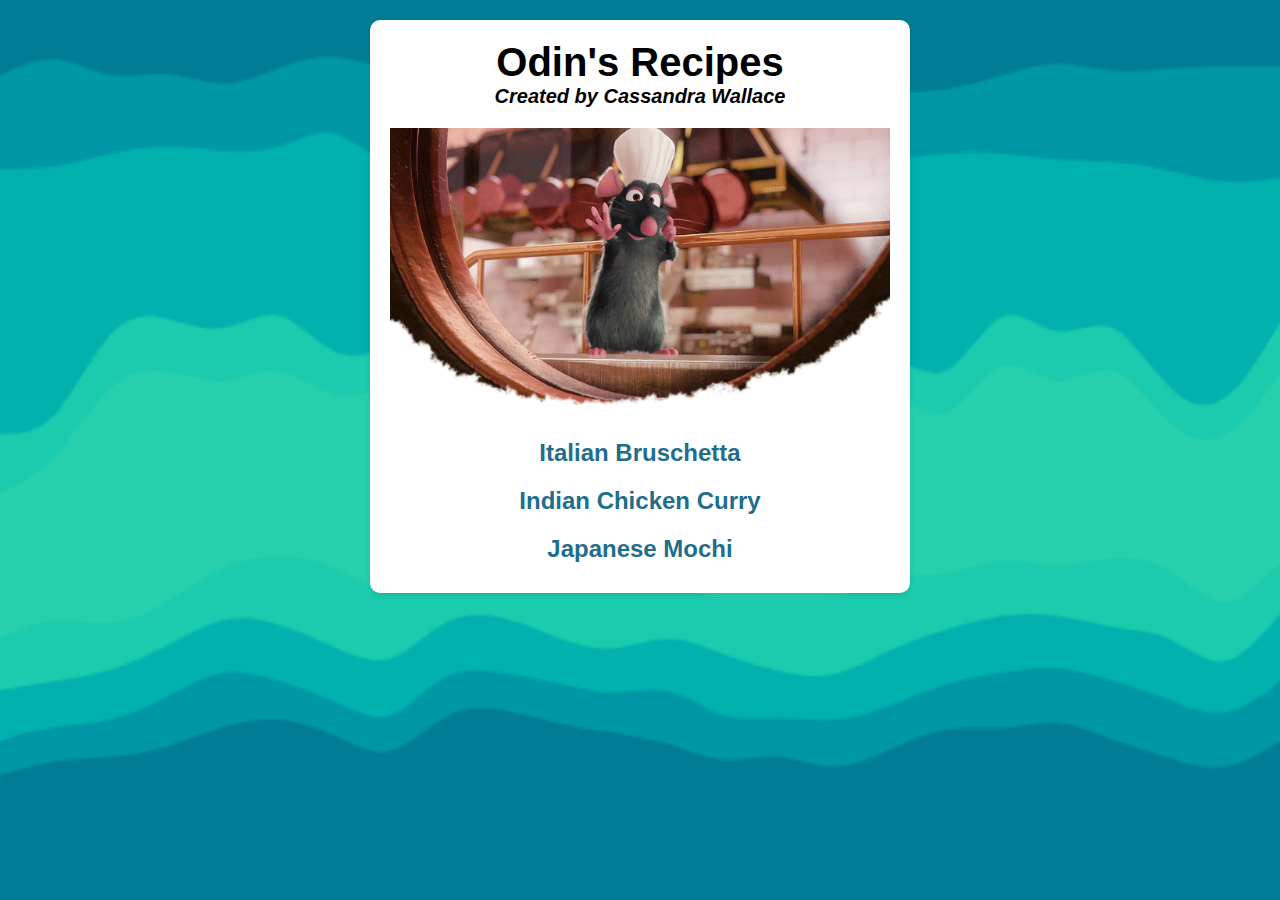
<file: index.html>
<!-- Cassandra Wallace -->
<!-- Created: 13/06/2023-->

<!DOCTYPE html>

<html lang="en">

    <head>
        <meta charset="UTF-8">
        <meta name="viewport" content="width=device-width, initial-scale=1.0">
        <title>Cassandra's Recipe Website</title>
        <link href="styles.css" rel="stylesheet">
    </head>

    <body>
        
        <div>
            <h1>Odin's Recipes</h1>
            <h3><em>Created by Cassandra Wallace</em></h3>

            <img alt="ratatouille!" src="./images/rat.gif">

            <h2><a class="listing" href="./recipes/bruschetta.html">Italian Bruschetta</a></h2>

            <h2><a class="listing" href="./recipes/curry.html">Indian Chicken Curry</a></h2>
            
            <h2><a class="listing" href="./recipes/mochi.html">Japanese Mochi</a></h2>
        </div>

    </body>

</html>
</file>
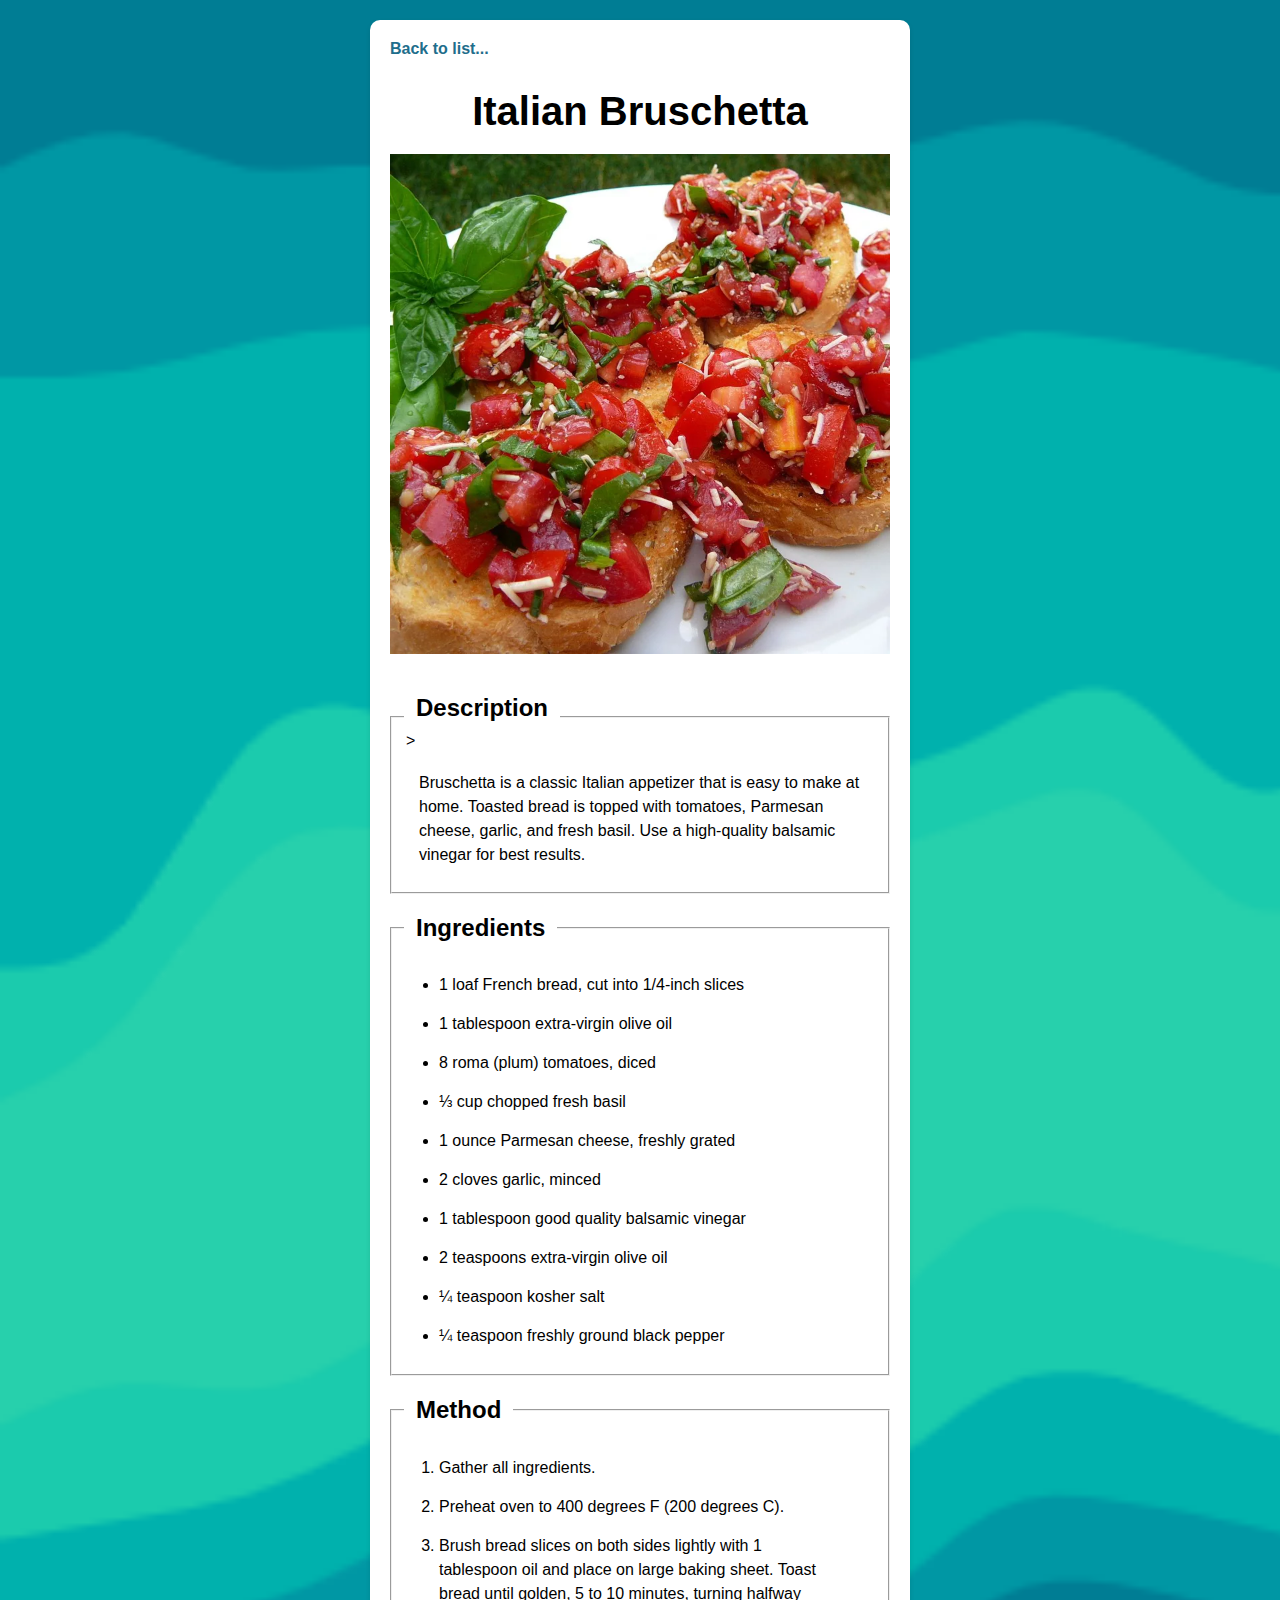
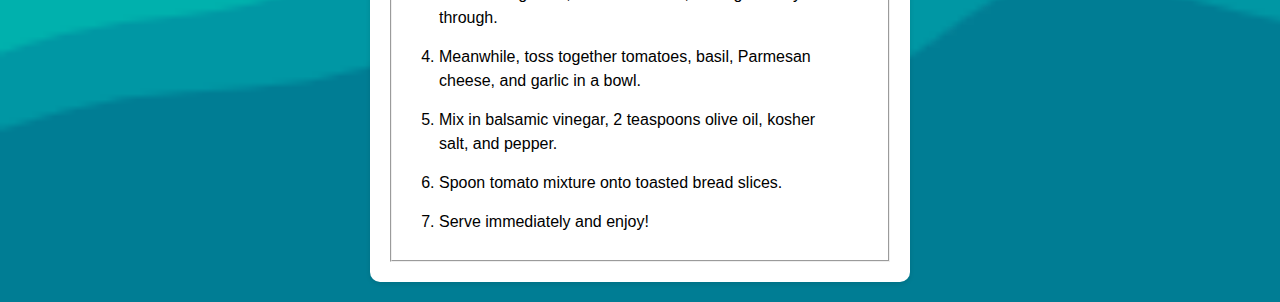
<file: recipes/bruschetta.html>
<!-- Cassandra Wallace -->
<!-- Created: 13/06/2023-->

<!DOCTYPE html>

<html lang="en">

    <head>
        <meta charset="UTF-8">
        <meta name="viewport" content="width=device-width, initial-scale=1.0">
        <title>Cassandra's Recipe Website</title>
        <link href="../styles.css" rel="stylesheet">
    </head>

    <body>
        
        <div>
            <h4><a href="../index.html">Back to list...</a></h4>

            <h1>Italian Bruschetta</h1>

            <img src="../images/bruschetta.webp">
            
            <fieldset>
                <legend><h2>Description</h2>></legend>
                <p>Bruschetta is a classic Italian appetizer that is easy to make at home. Toasted bread is topped with tomatoes, Parmesan cheese, garlic, and fresh basil. Use a high-quality balsamic vinegar for best results.</p>
            </fieldset>

            <fieldset>
                <legend><h2>Ingredients</h2></legend>
                <ul>
                    <li>1 loaf French bread, cut into 1/4-inch slices</li>
                    <li>1 tablespoon extra-virgin olive oil</li>
                    <li>8 roma (plum) tomatoes, diced</li>
                    <li>⅓ cup chopped fresh basil</li>
                    <li>1 ounce Parmesan cheese, freshly grated</li>
                    <li>2 cloves garlic, minced</li>
                    <li>1 tablespoon good quality balsamic vinegar</li>
                    <li>2 teaspoons extra-virgin olive oil</li>
                    <li>¼ teaspoon kosher salt</li>
                    <li>¼ teaspoon freshly ground black pepper</li>
                </ul>
            </fieldset>

            <fieldset>
                <legend><h2>Method</h2></legend>
                <ol>
                    <li>Gather all ingredients.</li>
                    <li>Preheat oven to 400 degrees F (200 degrees C).</li>
                    <li>Brush bread slices on both sides lightly with 1 tablespoon oil and place on large baking sheet. Toast bread until golden, 5 to 10 minutes, turning halfway through.</li>
                    <li>Meanwhile, toss together tomatoes, basil, Parmesan cheese, and garlic in a bowl.</li>
                    <li>Mix in balsamic vinegar, 2 teaspoons olive oil, kosher salt, and pepper.</li>
                    <li>Spoon tomato mixture onto toasted bread slices.</li>
                    <li>Serve immediately and enjoy!</li>
                </ol>
            </fieldset>
        </div>

    </body>

</html>
</file>
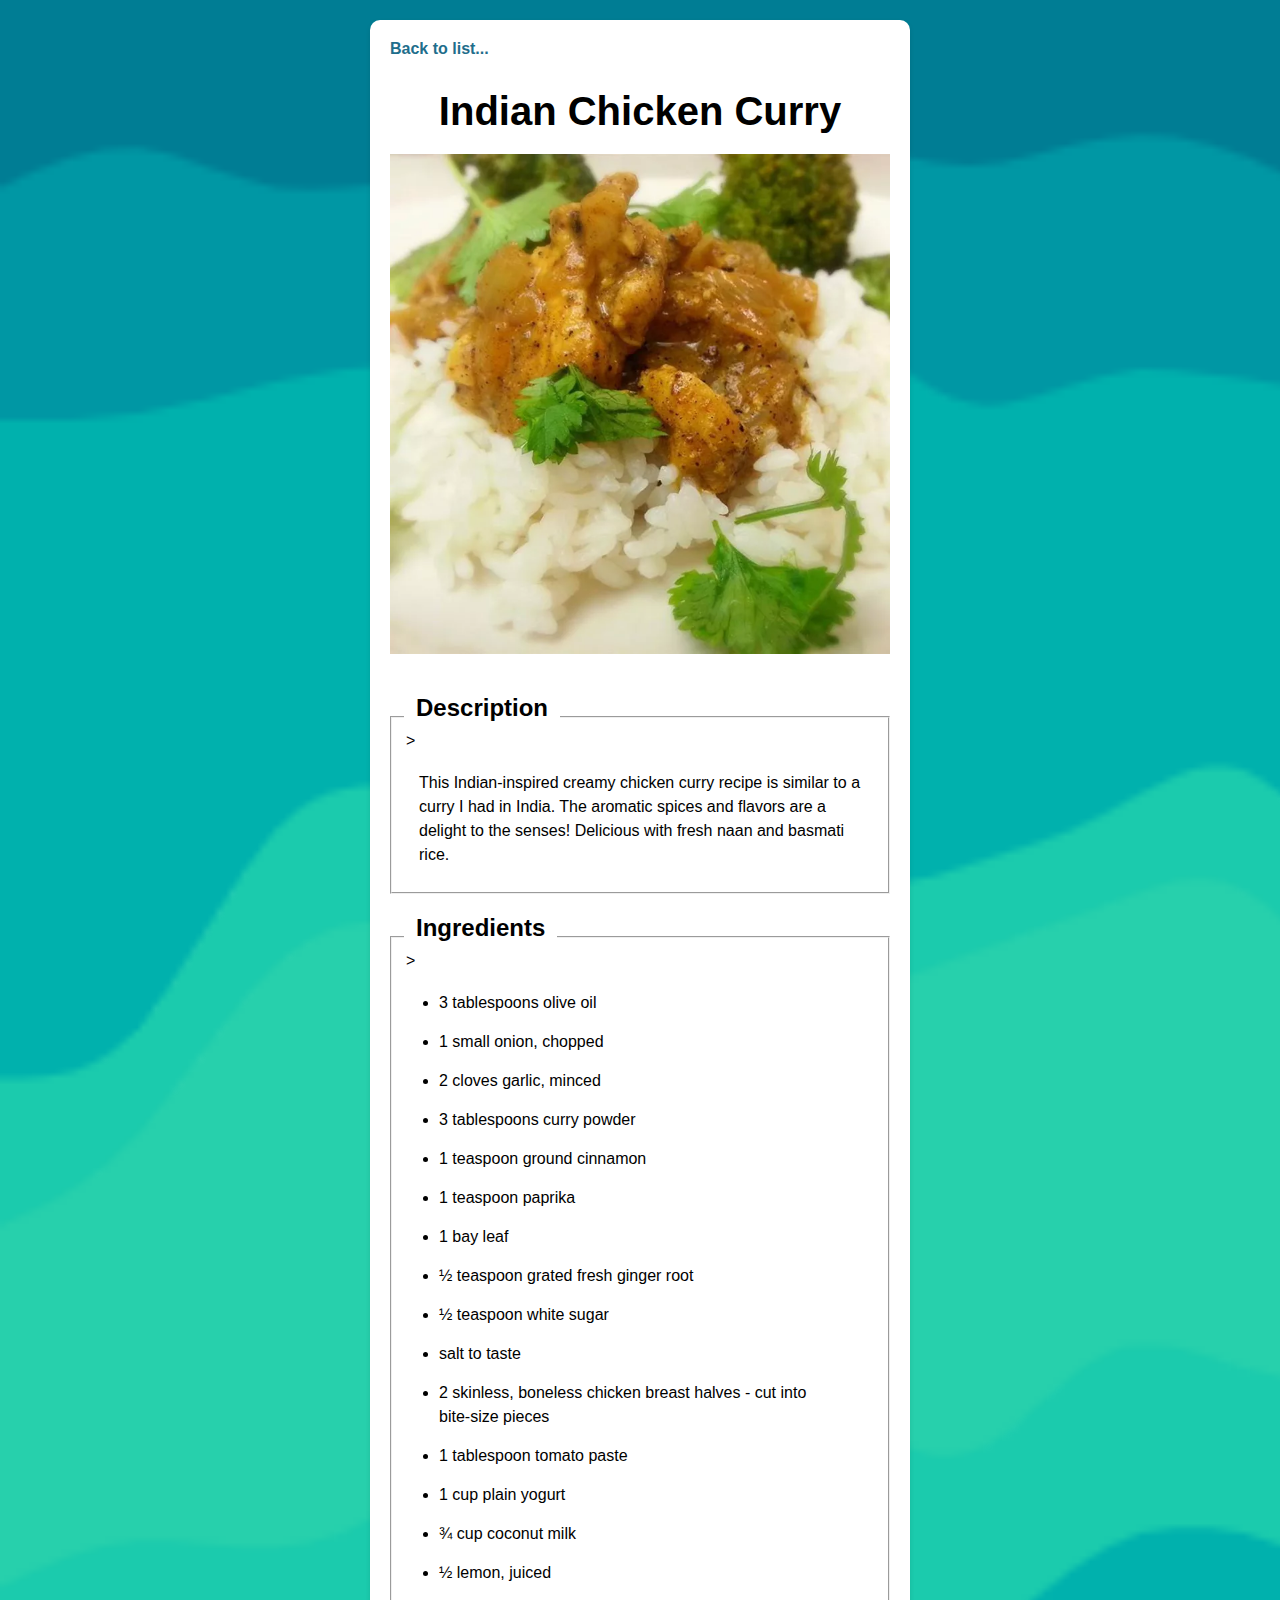
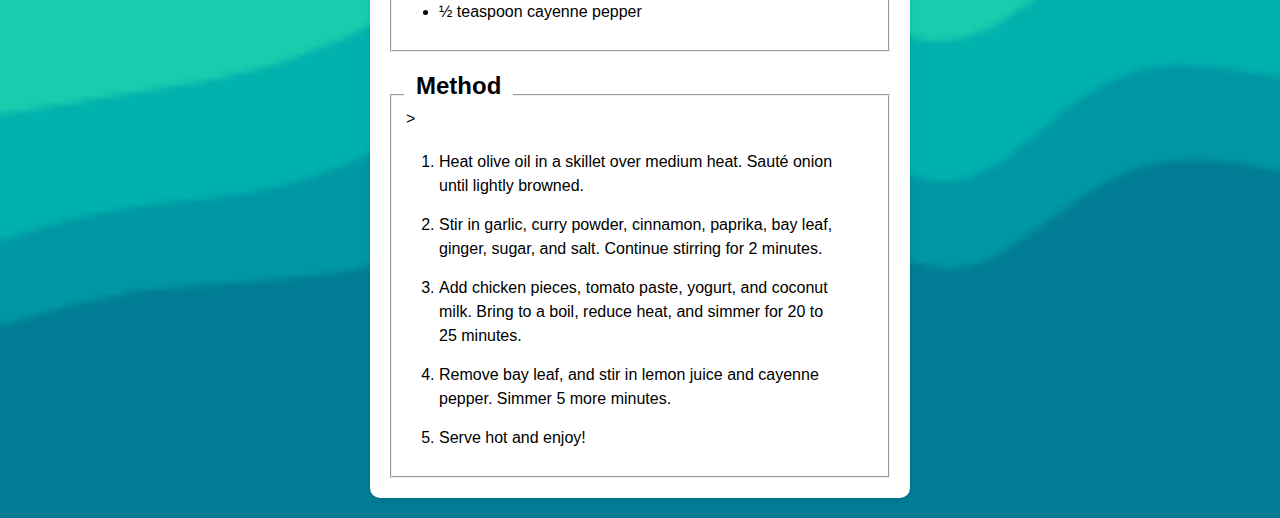
<file: recipes/curry.html>
<!-- Cassandra Wallace -->
<!-- Created: 13/06/2023-->

<!DOCTYPE html>

<html lang="en">

    <head>
        <meta charset="UTF-8">
        <meta name="viewport" content="width=device-width, initial-scale=1.0">
        <title>Cassandra's Recipe Website</title>
        <link href="../styles.css" rel="stylesheet">
    </head>

    <body>
        
        <div>
            <h4><a href="../index.html">Back to list...</a></h4>

            <h1>Indian Chicken Curry</h1>

            <img src="../images/curry.webp">

            <fieldset>
                <legend><h2>Description</h2>></legend>
                <p>This Indian-inspired creamy chicken curry recipe is similar to a curry I had in India. The aromatic spices and flavors are a delight to the senses! Delicious with fresh naan and basmati rice.</p>
            </fieldset>

            <fieldset>
                <legend><h2>Ingredients</h2>></legend>
                <ul>
                    <li>3 tablespoons olive oil</li>
                    <li>1 small onion, chopped</li>
                    <li>2 cloves garlic, minced</li>
                    <li>3 tablespoons curry powder</li>
                    <li>1 teaspoon ground cinnamon</li>
                    <li>1 teaspoon paprika</li>
                    <li>1 bay leaf</li>
                    <li>½ teaspoon grated fresh ginger root</li>
                    <li>½ teaspoon white sugar</li>
                    <li>salt to taste</li>
                    <li>2 skinless, boneless chicken breast halves - cut into bite-size pieces</li>
                    <li>1 tablespoon tomato paste</li>
                    <li>1 cup plain yogurt</li>
                    <li>¾ cup coconut milk</li>
                    <li>½ lemon, juiced</li>
                    <li>½ teaspoon cayenne pepper</li>
                </ul>
            </fieldset>

            <fieldset>
                <legend><h2>Method</h2>></legend>
                <ol>
                    <li>Heat olive oil in a skillet over medium heat. Sauté onion until lightly browned.</li>
                    <li>Stir in garlic, curry powder, cinnamon, paprika, bay leaf, ginger, sugar, and salt. Continue stirring for 2 minutes.</li>
                    <li>Add chicken pieces, tomato paste, yogurt, and coconut milk. Bring to a boil, reduce heat, and simmer for 20 to 25 minutes.</li>
                    <li>Remove bay leaf, and stir in lemon juice and cayenne pepper. Simmer 5 more minutes.</li>
                    <li>Serve hot and enjoy!</li>
                </ol>
            </fieldset>
        </div>

    </body>

</html>
</file>
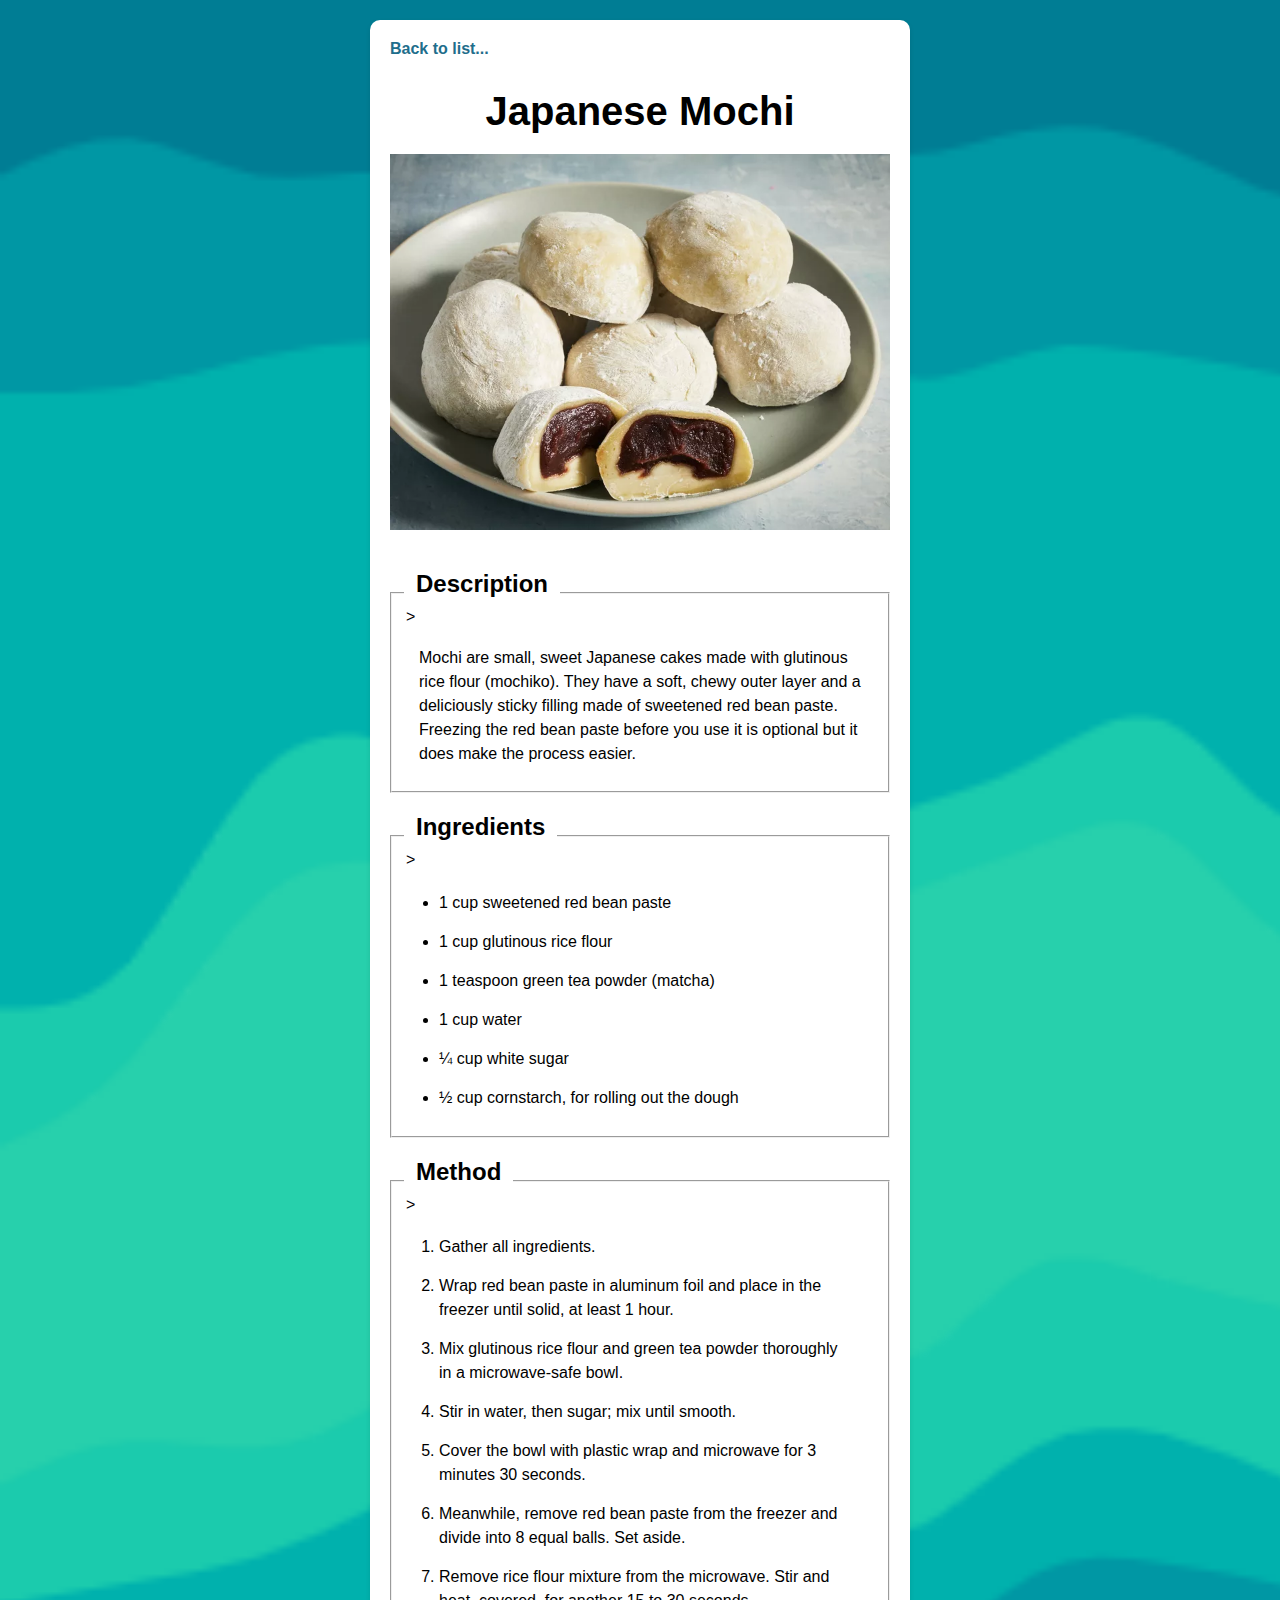
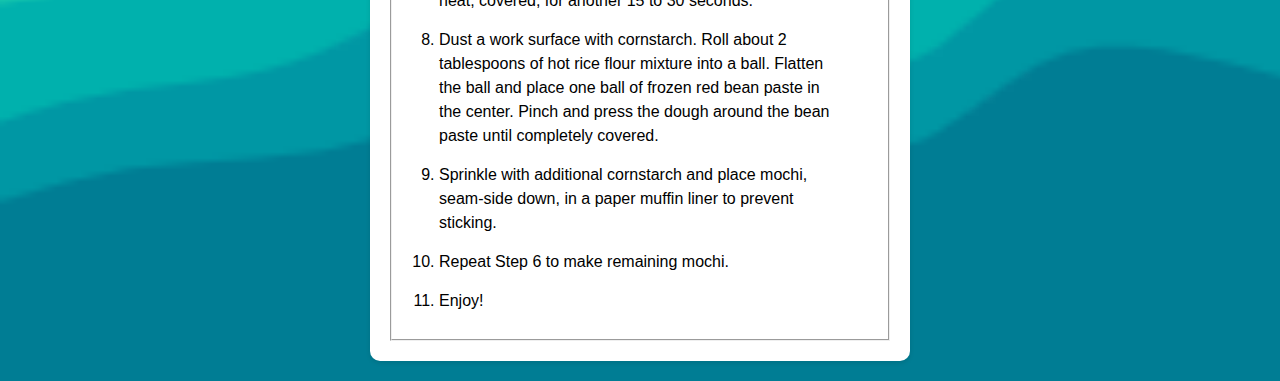
<file: recipes/mochi.html>
<!-- Cassandra Wallace -->
<!-- Created: 13/06/2023-->

<!DOCTYPE html>

<html lang="en">

    <head>
        <meta charset="UTF-8">
        <meta name="viewport" content="width=device-width, initial-scale=1.0">
        <title>Cassandra's Recipe Website</title>
        <link href="../styles.css" rel="stylesheet">
    </head>

    <body>
        
        <div>
            <h4><a href="../index.html">Back to list...</a></h4>

            <h1>Japanese Mochi</h1>

            <img src="../images/mochi.webp">

            <fieldset>
                <legend><h2>Description</h2>></legend>
                <p>Mochi are small, sweet Japanese cakes made with glutinous rice flour (mochiko). They have a soft, chewy outer layer and a deliciously sticky filling made of sweetened red bean paste. Freezing the red bean paste before you use it is optional but it does make the process easier.</p>
            </fieldset>

            <fieldset>
                <legend><h2>Ingredients</h2>></legend>
                <ul>
                    <li>1 cup sweetened red bean paste</li>
                    <li>1 cup glutinous rice flour</li>
                    <li>1 teaspoon green tea powder (matcha)</li>
                    <li>1 cup water</li>
                    <li>¼ cup white sugar</li>
                    <li>½ cup cornstarch, for rolling out the dough</li>
                </ul>
            </fieldset>

            <fieldset>
                <legend><h2>Method</h2>></legend>
                <ol>
                    <li>Gather all ingredients.</li>
                    <li>Wrap red bean paste in aluminum foil and place in the freezer until solid, at least 1 hour.</li>
                    <li>Mix glutinous rice flour and green tea powder thoroughly in a microwave-safe bowl.</li>
                    <li>Stir in water, then sugar; mix until smooth.</li>
                    <li>Cover the bowl with plastic wrap and microwave for 3 minutes 30 seconds.</li>
                    <li>Meanwhile, remove red bean paste from the freezer and divide into 8 equal balls. Set aside.</li>
                    <li>Remove rice flour mixture from the microwave. Stir and heat, covered, for another 15 to 30 seconds.</li>
                    <li>Dust a work surface with cornstarch. Roll about 2 tablespoons of hot rice flour mixture into a ball. Flatten the ball and place one ball of frozen red bean paste in the center. Pinch and press the dough around the bean paste until completely covered.</li>
                    <li>Sprinkle with additional cornstarch and place mochi, seam-side down, in a paper muffin liner to prevent sticking.</li>
                    <li>Repeat Step 6 to make remaining mochi.</li>
                    <li>Enjoy!</li>
                </ol>
            </fieldset>
        </div>

    </body>

</html>
</file>
<file: styles.css>
body {
    background-image: url("./images/background.png");
    background-size: cover;
    font-family: sans-serif;
    padding: 20px;
    margin: 0px;
}

div {
    width: 80%;
    max-width: 500px;
    margin: auto;
    padding: 20px;
    text-align: center;
    background-color: white;
    border-radius: 10px;
    box-shadow: 0 2px 5px rgba(0, 0, 0, 0.1);
}

h1 {
    font-size: 40px;
    margin: 0px;
}

h2 {
    padding: 10px;
    margin: 0px;
}

h3 {
    font-size: 20px;
    margin: 0px;
}

h4 {
    text-align: left;
    margin-top: 0;
    padding-bottom: 10px;
}

img {
    display: block;
    max-width: 100%;
    height: auto;
    padding: 20px 0px;
}

fieldset {
    margin: 10px 0px;
    margin-block-end: 0px;
    text-align: left;
}

ul, ol {
    padding-left: 20px;
    padding-right: 20px;
}

li {
    line-height: 1.5;
    margin: 15px;
}

p {
    line-height: 1.5;
    margin: 15px;
    padding: 0px;
}

a {
    color: #1F6E8C;
    text-decoration: none;
}

a:visited {
    color: #1F6E8C;
}

a:hover {
    color: #2E8A99;
}

a:active {
    color: #0E2954;
}
</file>
